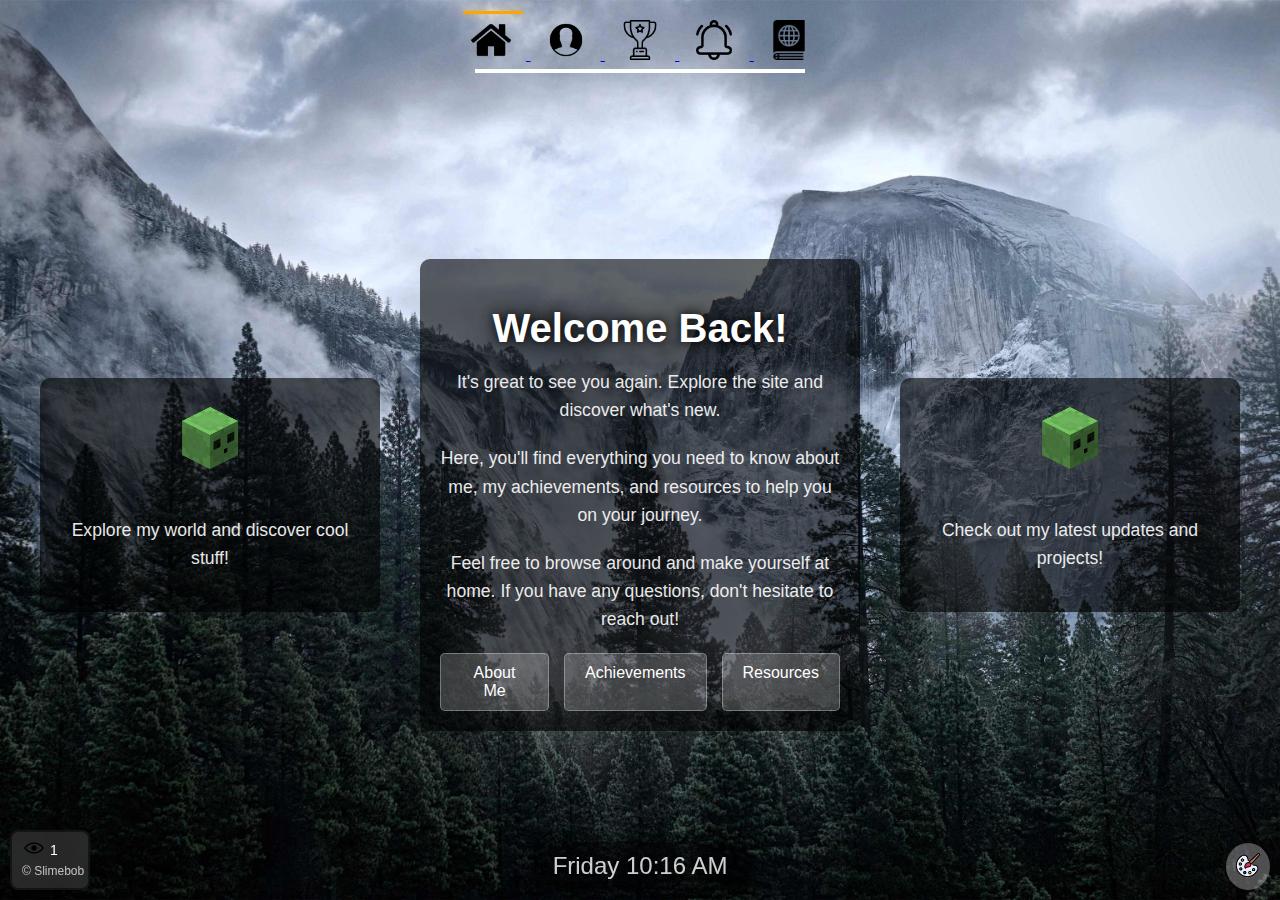
<file: index.html>
<!DOCTYPE html>
<html lang="en">
<head>
    <meta charset="UTF-8">
    <meta name="viewport" content="width=device-width, initial-scale=1.0">
    <title>Welcome Back</title>
    <link rel="stylesheet" href="styles.css">
</head>
<body>
    <!-- Category navigation bar at the top -->
    <div id="category-bar">
        <div id="category-icons">
            <a href="index.html" title="Home" class="active">
                <img src="homeicon.png" alt="Home" class="category-icon" id="home">
            </a>
            <a href="aboutme.html" title="About Me">
                <img src="contacticon.jpg" alt="About Me" class="category-icon" id="aboutme">
            </a>
            <a href="achievements.html" title="Achievements">
                <img src="achivementicon.png" alt="Achievements" class="category-icon" id="achievements">
            </a>
            <a href="notifications.html" title="Notifications">
                <img src="notificationicon.png" alt="Notifications" class="category-icon" id="notifications">
            </a>
            <a href="resources.html" title="Resources">
                <img src="rescourcesicon.png" alt="Resources" class="category-icon" id="resources">
            </a>
        </div>
        <div id="category-underline"></div> <!-- Underline -->
    </div>

    <!-- Welcome Section -->
    <div id="welcome-section">
        <!-- Left Box -->
        <div class="welcome-box left-box">
            <img src="slime.png" alt="Slime" class="welcome-image">
            <p>Explore my world and discover cool stuff!</p>
        </div>

        <!-- Main Box -->
        <div class="welcome-box main-box">
            <h1>Welcome Back!</h1>
            <p>It's great to see you again. Explore the site and discover what's new.</p>
            <p>Here, you'll find everything you need to know about me, my achievements, and resources to help you on your journey.</p>
            <p>Feel free to browse around and make yourself at home. If you have any questions, don't hesitate to reach out!</p>
            <div class="welcome-buttons">
                <a href="aboutme.html" class="welcome-button">About Me</a>
                <a href="achievements.html" class="welcome-button">Achievements</a>
                <a href="resources.html" class="welcome-button">Resources</a>
            </div>
        </div>

        <!-- Right Box -->
        <div class="welcome-box right-box">
            <img src="slime.png" alt="Slime" class="welcome-image">
            <p>Check out my latest updates and projects!</p>
        </div>
    </div>

    <!-- View Counter -->
    <div id="bottom-left-container">
        <div id="view-counter" title="Website views">
            <img src="webviews.png" alt="Web Views">
            <span id="view-count">0</span>
        </div>
        <footer id="copyright">© Slimebob</footer>
    </div>

    <!-- Time display in the bottom center -->
    <div id="time"></div>

    <!-- Button to cycle through backgrounds -->
    <button id="bg-button" title="Change Background">
        <img src="bgicon.png" alt="Change Background">
    </button>

    <!-- Link to JavaScript -->
    <script src="script.js"></script>
</body>
</html>
</file>
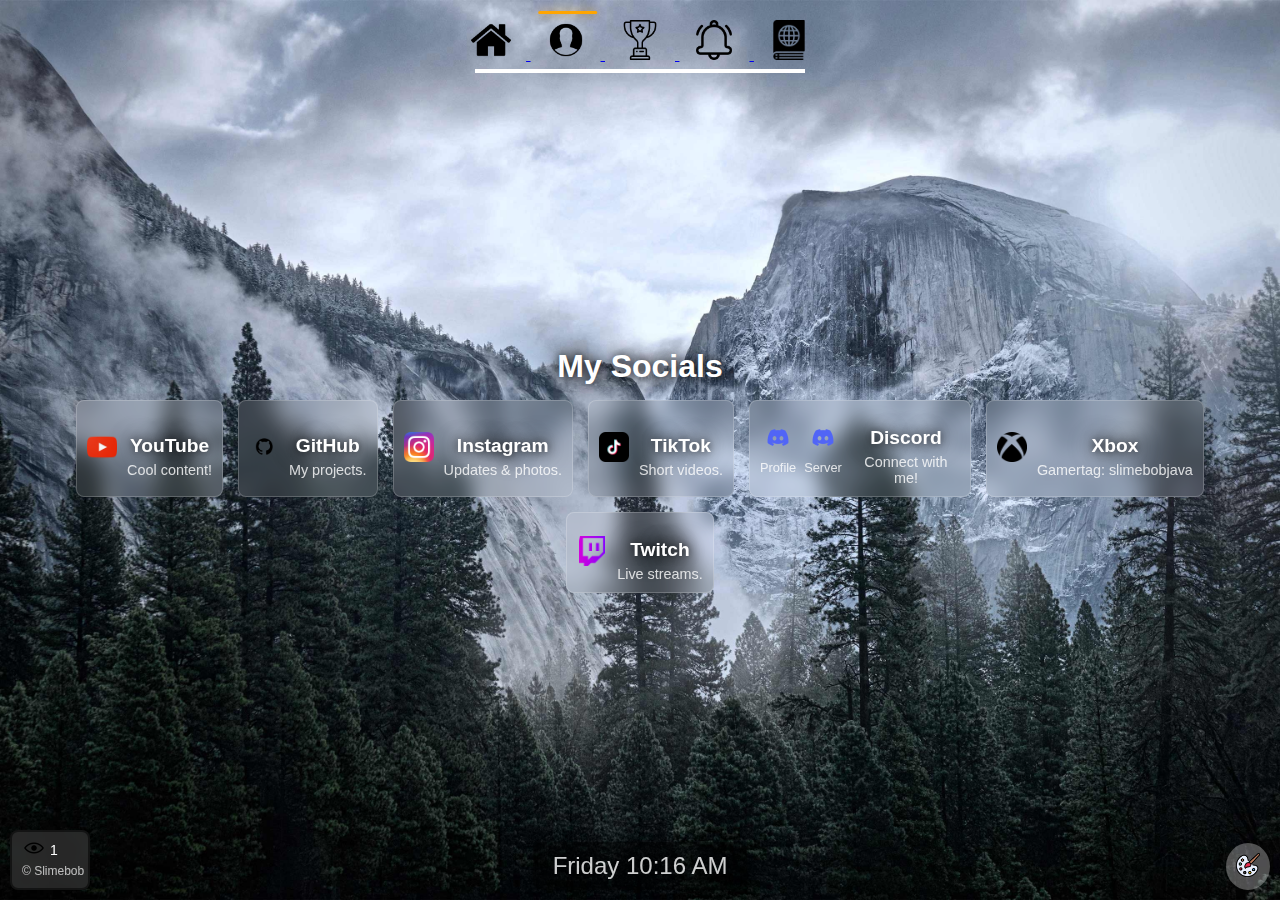
<file: aboutme.html>
<!DOCTYPE html>
<html lang="en">
<head>
    <meta charset="UTF-8">
    <meta name="viewport" content="width=device-width, initial-scale=1.0">
    <title>About Me</title>
    <link rel="stylesheet" href="styles.css">
</head>
<body>
    <!-- Category navigation bar at the top -->
    <div id="category-bar">
        <div id="category-icons">
            <a href="index.html" title="Home">
                <img src="homeicon.png" alt="Home" class="category-icon" id="home">
            </a>
            <a href="aboutme.html" title="About Me" class="active">
                <img src="contacticon.jpg" alt="About Me" class="category-icon" id="aboutme">
            </a>
            <a href="achievements.html" title="Achievements">
                <img src="achivementicon.png" alt="Achievements" class="category-icon" id="achievements">
            </a>
            <a href="notifications.html" title="Notifications">
                <img src="notificationicon.png" alt="Notifications" class="category-icon" id="notifications">
            </a>
            <a href="resources.html" title="Resources">
                <img src="rescourcesicon.png" alt="Resources" class="category-icon" id="resources">
            </a>
        </div>
        <div id="category-underline"></div> <!-- Underline -->
    </div>

    <!-- Social Links Section -->
    <div id="social-links">
        <h1>My Socials</h1>
        <div class="social-sections-container">
            <!-- YouTube Section -->
            <div class="social-section">
                <div class="social-icons">
                    <a href="https://www.youtube.com/@slimebob" target="_blank" title="YouTube">
                        <img src="youtubeicon.png" alt="YouTube" class="social-icon">
                    </a>
                </div>
                <div class="social-text">
                    <h2>YouTube</h2>
                    <p>Cool content!</p>
                </div>
            </div>

            <!-- GitHub Section -->
            <div class="social-section">
                <div class="social-icons">
                    <a href="https://github.com/Slimebob2369" target="_blank" title="GitHub">
                        <img src="githubicon.png" alt="GitHub" class="social-icon">
                    </a>
                </div>
                <div class="social-text">
                    <h2>GitHub</h2>
                    <p>My projects.</p>
                </div>
            </div>

            <!-- Instagram Section -->
            <div class="social-section">
                <div class="social-icons">
                    <a href="https://www.instagram.com/slimebob2369/" target="_blank" title="Instagram">
                        <img src="instagramicon.png" alt="Instagram" class="social-icon">
                    </a>
                </div>
                <div class="social-text">
                    <h2>Instagram</h2>
                    <p>Updates & photos.</p>
                </div>
            </div>

            <!-- TikTok Section -->
            <div class="social-section">
                <div class="social-icons">
                    <a href="https://www.tiktok.com/@slimebob2369" target="_blank" title="TikTok">
                        <img src="tiktokicon.png" alt="TikTok" class="social-icon">
                    </a>
                </div>
                <div class="social-text">
                    <h2>TikTok</h2>
                    <p>Short videos.</p>
                </div>
            </div>

            <!-- Discord Section -->
            <div class="social-section">
                <div class="social-icons">
                    <div class="discord-link">
                        <a href="https://discord.com/users/slimebob5369" target="_blank" title="Discord Profile">
                            <img src="discordicon.png" alt="Discord Profile" class="social-icon">
                        </a>
                        <p>Profile</p>
                    </div>
                    <div class="discord-link">
                        <a href="https://discord.com/invite/BXsmqzKqcZ" target="_blank" title="Discord Server">
                            <img src="discordicon.png" alt="Discord Server" class="social-icon">
                        </a>
                        <p>Server</p>
                    </div>
                </div>
                <div class="social-text">
                    <h2>Discord</h2>
                    <p>Connect with me!</p>
                </div>
            </div>

            <!-- Xbox Section -->
            <div class="social-section">
                <div class="social-icons">
                    <a href="https://account.xbox.com/profile?gamertag=slimebobjava" target="_blank" title="Xbox">
                        <img src="xboxicon.png" alt="Xbox" class="social-icon">
                    </a>
                </div>
                <div class="social-text">
                    <h2>Xbox</h2>
                    <p>Gamertag: slimebobjava</p>
                </div>
            </div>

            <!-- Twitch Section -->
            <div class="social-section">
                <div class="social-icons">
                    <a href="https://www.twitch.tv/slimebob2369" target="_blank" title="Twitch">
                        <img src="twitchicon.png" alt="Twitch" class="social-icon">
                    </a>
                </div>
                <div class="social-text">
                    <h2>Twitch</h2>
                    <p>Live streams.</p>
                </div>
            </div>
        </div>
    </div>

    <!-- View Counter -->
    <div id="bottom-left-container">
        <div id="view-counter" title="Website views">
            <img src="webviews.png" alt="Web Views">
            <span id="view-count">0</span>
        </div>
        <footer id="copyright">© Slimebob</footer>
    </div>

    <!-- Time display in the bottom center -->
    <div id="time"></div>

    <!-- Button to cycle through backgrounds -->
    <button id="bg-button" title="Change Background">
        <img src="bgicon.png" alt="Change Background">
    </button>

    <!-- Link to JavaScript -->
    <script src="script.js"></script>
</body>
</html>
</file>
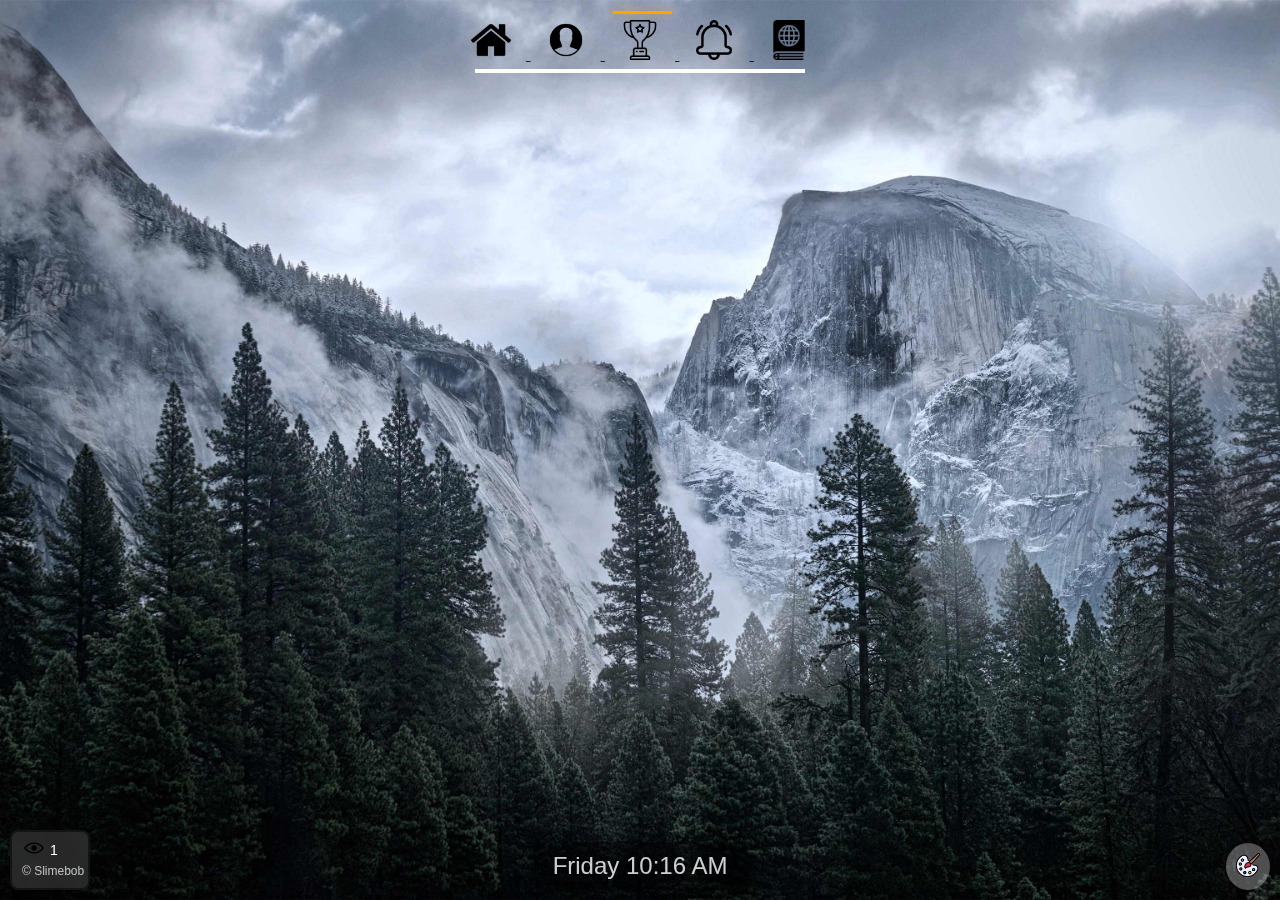
<file: achievements.html>
<!DOCTYPE html>
<html lang="en">
<head>
    <meta charset="UTF-8">
    <meta name="viewport" content="width=device-width, initial-scale=1.0">
    <title>Achievements</title>
    <link rel="stylesheet" href="styles.css">
</head>
<body>
    <!-- Category navigation bar at the top -->
    <div id="category-bar">
        <div id="category-icons">
            <a href="index.html" title="Home">
                <img src="homeicon.png" alt="Home" class="category-icon" id="home">
            </a>
            <a href="aboutme.html" title="About Me">
                <img src="contacticon.jpg" alt="About Me" class="category-icon" id="aboutme">
            </a>
            <a href="achievements.html" title="Achievements" class="active">
                <img src="achivementicon.png" alt="Achievements" class="category-icon" id="achievements">
            </a>
            <a href="notifications.html" title="Notifications">
                <img src="notificationicon.png" alt="Notifications" class="category-icon" id="notifications">
            </a>
            <a href="resources.html" title="Resources">
                <img src="rescourcesicon.png" alt="Resources" class="category-icon" id="resources">
            </a>
        </div>
        <div id="category-underline"></div> <!-- Underline -->
    </div>

    <!-- View Counter -->
    <div id="bottom-left-container">
        <div id="view-counter" title="Website views">
            <img src="webviews.png" alt="Web Views">
            <span id="view-count">0</span>
        </div>
        <footer id="copyright">© Slimebob</footer>
    </div>


    <!-- Time display in the bottom center -->
    <div id="time"></div>

    <!-- Button to cycle through backgrounds -->
    <button id="bg-button" title="Change Background">
        <img src="bgicon.png" alt="Change Background">
    </button>

    <!-- Link to JavaScript -->
    <script src="script.js"></script>
</body>
</html>
</file>
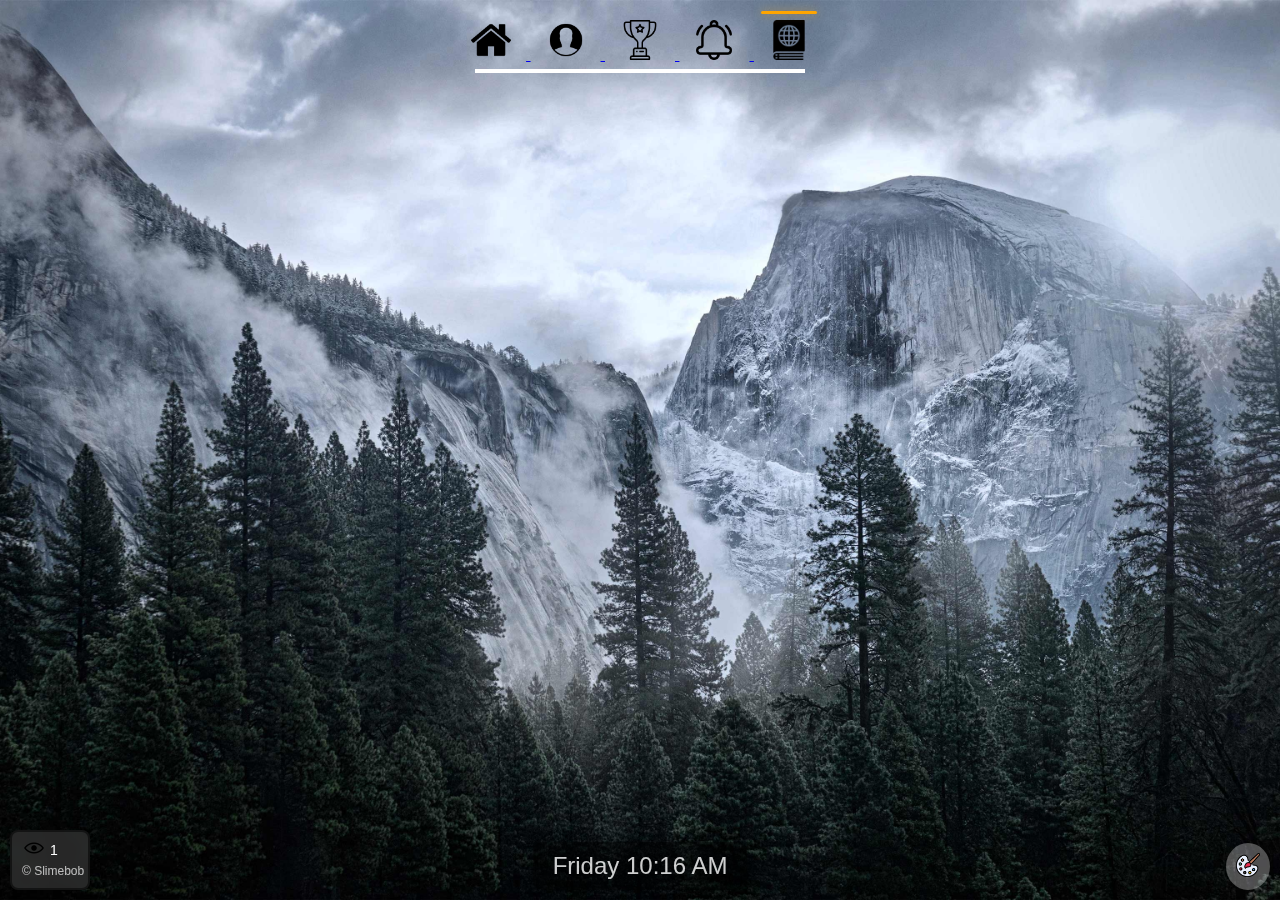
<file: resources.html>
<!DOCTYPE html>
<html lang="en">
<head>
    <meta charset="UTF-8">
    <meta name="viewport" content="width=device-width, initial-scale=1.0">
    <title>Resources</title>
    <link rel="stylesheet" href="styles.css">
</head>
<body>
    <!-- Category navigation bar at the top -->
    <div id="category-bar">
        <div id="category-icons">
            <a href="index.html" title="Home">
                <img src="homeicon.png" alt="Home" class="category-icon" id="home">
            </a>
            <a href="aboutme.html" title="About Me">
                <img src="contacticon.jpg" alt="About Me" class="category-icon" id="aboutme">
            </a>
            <a href="achievements.html" title="Achievements">
                <img src="achivementicon.png" alt="Achievements" class="category-icon" id="achievements">
            </a>
            <a href="notifications.html" title="Notifications">
                <img src="notificationicon.png" alt="Notifications" class="category-icon" id="notifications">
            </a>
            <a href="resources.html" title="Resources" class="active">
                <img src="rescourcesicon.png" alt="Resources" class="category-icon" id="resources">
            </a>
        </div>
        <div id="category-underline"></div> <!-- Underline -->
    </div>

    <!-- View Counter -->
    <div id="bottom-left-container">
        <div id="view-counter" title="Website views">
            <img src="webviews.png" alt="Web Views">
            <span id="view-count">0</span>
        </div>
        <footer id="copyright">© Slimebob</footer>
    </div>

 

    <!-- Time display in the bottom center -->
    <div id="time"></div>

    <!-- Button to cycle through backgrounds -->
    <button id="bg-button" title="Change Background">
        <img src="bgicon.png" alt="Change Background">
    </button>

    <!-- Link to JavaScript -->
    <script src="script.js"></script>
</body>
</html>
</file>
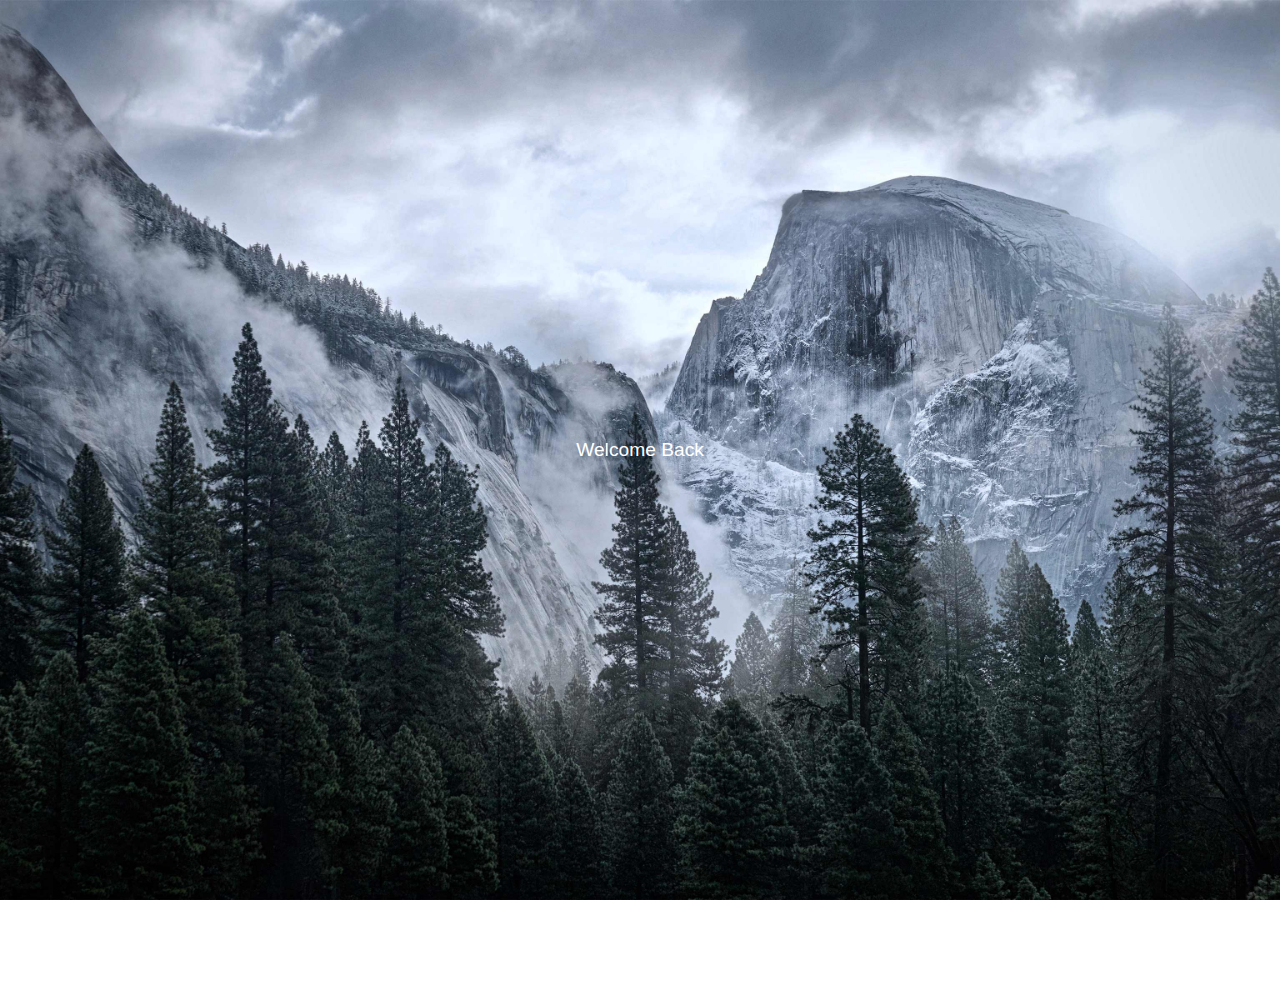
<file: welcome.html>
<!DOCTYPE html>
<html lang="en">
<head>
    <meta charset="UTF-8">
    <meta name="viewport" content="width=device-width, initial-scale=1.0">
    <title>Welcome</title>
    <link rel="stylesheet" href="styles.css">
</head>
<body>
    <!-- Centered "Welcome Back" text -->
    <div id="welcome-text">Welcome Back</div>

    <!-- Link to Welcome JavaScript -->
    <script src="welcome.js"></script>
</body>
</html>
</file>
<file: styles.css>
/* Style the body with background and centering */
body {
    background-image: url('background1.jpg');
    background-size: cover;
    background-position: center;
    background-repeat: no-repeat;
    margin: 0;
    padding: 0;
    height: 100vh;
    display: flex;
    justify-content: center;
    align-items: center;
    font-family: Arial, sans-serif;
    color: white; /* Ensure all text is white */
    transition: background-image 0.5s ease-in-out; /* Smooth background transition */
    overflow: hidden; /* Prevent scrolling */
}

/* Blur effect for smoother background transition */
body::before {
    content: '';
    position: absolute;
    top: 0;
    left: 0;
    width: 100%;
    height: 100%;
    background: inherit; /* Inherit the background from the body */
    filter: blur(10px); /* Add blur effect */
    z-index: -1; /* Place it behind the content */
    opacity: 0; /* Start with no blur */
    transition: opacity 0.5s ease-in-out; /* Smooth blur transition */
}

/* Apply blur when the body has the 'blur' class */
body.blur::before {
    opacity: 1; /* Show the blurred background */
}

/* Style for the category navigation bar */
#category-bar {
    position: absolute;
    top: 10px;
    display: flex;
    justify-content: center;
    align-items: center;
    width: 100%;
    padding: 10px;
    flex-direction: column; /* Stack icons and underline */
}

/* Category icons */
.category-icon {
    width: 40px;
    height: 40px;
    margin: 0 15px;
    cursor: pointer;
    transition: transform 0.3s ease;
}

.category-icon:hover {
    transform: scale(1.2);
}

/* Underline directly below category icons */
#category-underline {
    width: 330px; /* Adjust this value to fit all icons */
    height: 4px; /* Thickness */
    background-color: white; /* Line color */
    margin-top: 5px; /* Space between icons and line */
    position: relative;
    overflow: hidden; /* Ensure the curve stays within the line */
}

/* Add a slight upward curve to the ends */
#category-underline::before,
#category-underline::after {
    content: '';
    position: absolute;
    width: 20px; /* Width of the curve */
    height: 20px; /* Height of the curve */
    background-color: white; /* Match the line color */
    border-radius: 50%; /* Create a circular shape */
    bottom: -10px; /* Position the curve upward */
}

/* Left curve */
#category-underline::before {
    left: -10px; /* Position the curve slightly outside the line */
}

/* Right curve */
#category-underline::after {
    right: -10px; /* Position the curve slightly outside the line */
}

/* Highlight box for active category */
a.active {
    position: relative;
}

a.active::before {
    content: '';
    position: absolute;
    top: -35px; /* Position the line above the icon */
    left: 50%;
    transform: translateX(-50%);
    width: 80%; /* Width of the line */
    height: 3px; /* Thickness of the line */
    background-color: orange; /* Orange color */
    border-radius: 2px; /* Slightly rounded edges */
    box-shadow: 0 0 10px rgba(255, 165, 0, 0.5); /* Orange glow effect */
}

/* Hover text (tooltips) */
[title] {
    position: relative;
}

[title]::after {
    content: attr(title);
    position: absolute;
    top: -30px; /* Position above the icon */
    left: 50%;
    transform: translateX(-50%);
    background-color: rgba(0, 0, 0, 0.8); /* Black background */
    color: white;
    padding: 5px 10px;
    border-radius: 5px;
    font-size: 0.9rem;
    white-space: nowrap;
    opacity: 0;
    transition: opacity 0.3s ease;
    pointer-events: none; /* Prevent tooltip from interfering with clicks */
}

[title]:hover::after {
    opacity: 1; /* Show tooltip on hover */
}

/* Style the time display */
#time {
    position: absolute;
    bottom: 10px;
    left: 50%;
    transform: translateX(-50%);
    font-size: 1.5rem;
    opacity: 0.8;
    color: white;
}

/* Style the copyright notice */
#copyright {
    position: absolute;
    bottom: 10px;
    left: 10px;
    font-size: 0.8rem;
    opacity: 0.7;
}

/* Style the background button */
#bg-button {
    position: absolute;
    bottom: 10px;
    right: 10px;
    background: rgba(255, 255, 255, 0.3);
    border: none;
    border-radius: 50%;
    padding: 10px;
    cursor: pointer;
    transition: background 0.3s ease;
}

#bg-button:hover {
    background: rgba(255, 255, 255, 0.5);
}

#bg-button img {
    width: 24px;
    height: 24px;
}

/* Disable button during cooldown */
#bg-button.disabled {
    pointer-events: none;
    opacity: 0.5;
}

/* Social Links Section */
#social-links {
    text-align: center;
    margin-top: 20px;
}

#social-links h1 {
    font-size: 2rem; /* Smaller heading */
    margin-bottom: 15px;
    text-shadow: 0 0 10px rgba(0, 0, 0, 0.8), 0 0 20px rgba(0, 0, 0, 0.6), 0 0 30px rgba(0, 0, 0, 0.4);
}

/* Social Sections Container */
.social-sections-container {
    display: flex;
    flex-wrap: wrap; /* Allow sections to wrap to the next line if needed */
    justify-content: center;
    gap: 15px; /* Smaller gap between sections */
}

/* Social Section Styling */
.social-section {
    position: relative;
    display: flex;
    align-items: center;
    gap: 10px; /* Smaller gap between icon and text */
    padding: 10px; /* Smaller padding */
    border-radius: 8px; /* Slightly rounded corners */
    overflow: hidden; /* Ensure the blur effect stays within the section */
    background: rgba(255, 255, 255, 0.1); /* Semi-transparent background */
    backdrop-filter: blur(10px); /* Blur effect */
    border: 1px solid rgba(255, 255, 255, 0.2); /* Light border for contrast */
    transition: transform 0.3s ease, backdrop-filter 0.3s ease;
    max-width: 200px; /* Limit the width of each section */
}

.social-section:hover {
    transform: scale(1.05); /* Slight zoom effect on hover */
    backdrop-filter: blur(15px); /* Increase blur on hover */
}

.social-icons {
    display: flex;
    gap: 8px; /* Smaller gap between icons */
}

.social-icon {
    width: 30px; /* Smaller icons */
    height: 30px;
    object-fit: contain; /* Maintain aspect ratio */
    transition: transform 0.3s ease;
}

.social-icon:hover {
    transform: scale(1.2); /* Enlarge icon on hover */
}

.social-text h2 {
    font-size: 1.2rem; /* Smaller heading */
    margin-bottom: 5px;
    text-shadow: 0 0 10px rgba(0, 0, 0, 0.8), 0 0 20px rgba(0, 0, 0, 0.6), 0 0 30px rgba(0, 0, 0, 0.4);
}

.social-text p {
    font-size: 0.9rem; /* Smaller text */
    opacity: 0.8;
    margin: 0; /* Remove default margin */
}

/* Discord Links Styling */
.discord-link {
    display: flex;
    flex-direction: column;
    align-items: center;
    gap: 4px; /* Smaller gap between icon and label */
}

.discord-link p {
    font-size: 0.8rem; /* Smaller label text */
    opacity: 0.8;
    margin: 0; /* Remove default margin */
}
/* Style for the container wrapping view counter and copyright */
#bottom-left-container {
    position: fixed;
    bottom: 10px;
    left: 10px;
    border: 2px solid rgba(0, 0, 0, 0.5); /* Darker semi-transparent border */
    border-radius: 8px; /* Rounded corners */
    padding: 10px 12px; /* Adjusted padding for slightly larger box */
    background-color: rgba(64, 64, 64, 0.6); /* Darker semi-transparent grey background */
    display: flex;
    flex-direction: column;
    gap: 6px; /* Slightly more gap for better spacing */
    backdrop-filter: blur(5px); /* Optional: Adds a blur effect to the background */
    width: 80px; /* Set width to 80px */
    height: 60px; /* Set height to 60px */
    box-sizing: border-box; /* Ensure padding and border are included in the dimensions */
}

/* Style for the view counter */
#view-counter {
    display: flex;
    align-items: center;
    gap: 6px; /* Slightly more gap for better spacing */
    font-size: 14px; /* Slightly larger font size */
    color: #fff; /* White text for better contrast on dark background */
    margin-bottom: 0; /* Remove margin to fit in the box */
    position: relative; /* Required for hover text positioning */
    cursor: pointer; /* Change cursor to pointer on hover */
}

#view-counter img {
    width: 20px; /* Slightly larger eye icon */
    height: 20px;
    margin-top: -5px; /* Move the eye image up slightly */
}

/* Hover text for the view counter */
#view-counter:hover::after {
    content: "Website views"; /* Text to display on hover */
    position: absolute;
    background-color: rgba(0, 0, 0, 0.8); /* Dark background for hover text */
    color: #fff; /* White text color */
    padding: 4px 8px; /* Padding for the hover text */
    border-radius: 4px; /* Rounded corners for hover text */
    font-size: 12px; /* Font size for hover text */
    white-space: nowrap; /* Prevent text from wrapping */
    margin-top: -30px; /* Position above the view counter */
    margin-left: -10px; /* Adjust horizontal position */
    opacity: 0; /* Start invisible */
    transition: opacity 0.3s ease; /* Smooth fade-in effect */
}

#view-counter:hover::after {
    opacity: 1; /* Show the hover text */
}

/* Style for the copyright notice */
#copyright {
    font-size: 12px; /* Slightly larger font size */
    color: #fff; /* White text for better contrast on dark background */
    margin-top: -2px; /* Adjust spacing to fit in the box */
}

/* Welcome Section */
#welcome-section {
    display: flex;
    justify-content: center;
    align-items: center;
    gap: 20px; /* Space between boxes */
    margin-top: 10vh; /* Adjust vertical positioning */
    padding: 20px;
    animation: fadeIn 2s ease-in-out; /* Fade-in animation */
    flex-wrap: wrap; /* Allow boxes to wrap on smaller screens */
}

.welcome-box {
    background-color: rgba(0, 0, 0, 0.6); /* Darkened background for better readability */
    padding: 20px;
    border-radius: 10px;
    color: white;
    text-align: center;
    max-width: 300px; /* Limit width for better readability */
    animation: float 3s ease-in-out infinite; /* Floating animation */
    flex: 1 1 300px; /* Allow boxes to grow and shrink */
    margin: 10px; /* Add margin for spacing on smaller screens */
}

.main-box {
    max-width: 400px; /* Slightly wider for the main box */
    flex: 1 1 400px; /* Allow main box to grow and shrink */
}

.left-box, .right-box {
    display: flex;
    flex-direction: column;
    align-items: center;
    justify-content: center;
}

.welcome-image {
    width: 80px; /* Adjust the size of the slime image */
    height: auto;
    margin-bottom: 20px; /* Space between image and text */
}

#welcome-section h1 {
    font-size: 2.5rem;
    margin-bottom: 10px;
    text-shadow: 0 0 10px rgba(0, 0, 0, 0.8), 0 0 20px rgba(0, 0, 0, 0.6), 0 0 30px rgba(0, 0, 0, 0.4);
}

#welcome-section p {
    font-size: 1.1rem;
    margin-bottom: 20px;
    opacity: 0.9;
    line-height: 1.6; /* Improve readability */
}

.welcome-buttons {
    display: flex;
    justify-content: center;
    gap: 15px; /* Space between buttons */
}

.welcome-button {
    background-color: rgba(255, 255, 255, 0.2);
    border: 1px solid rgba(255, 255, 255, 0.3);
    padding: 10px 20px;
    border-radius: 5px;
    color: white;
    text-decoration: none;
    font-size: 1rem;
    transition: background-color 0.3s ease, transform 0.3s ease;
}

.welcome-button:hover {
    background-color: rgba(255, 255, 255, 0.3);
    transform: scale(1.05); /* Slight zoom effect */
}

/* Floating animation */
@keyframes float {
    0%, 100% {
        transform: translateY(0);
    }
    50% {
        transform: translateY(-10px);
    }
}

/* Fade-in animation */
@keyframes fadeIn {
    from {
        opacity: 0;
    }
    to {
        opacity: 1;
    }
}

/* Mobile-friendly adjustments */
@media (max-width: 768px) {
    #welcome-section {
        flex-direction: column; /* Stack boxes vertically */
        gap: 10px; /* Reduce gap between boxes */
        margin-top: 5vh; /* Adjust vertical positioning */
        padding: 10px; /* Reduce padding for smaller screens */
    }

    .welcome-box {
        max-width: 100%; /* Full width for boxes on mobile */
        flex: 1 1 auto; /* Allow boxes to take full width */
        margin: 10px 0; /* Adjust margin for vertical stacking */
        padding: 15px; /* Reduce padding for smaller screens */
    }

    .main-box {
        max-width: 100%; /* Full width for main box on mobile */
    }

    #welcome-section h1 {
        font-size: 2rem; /* Smaller heading for mobile */
    }

    #welcome-section p {
        font-size: 1rem; /* Smaller text for mobile */
    }

    .welcome-buttons {
        flex-direction: column; /* Stack buttons vertically */
        gap: 10px; /* Reduce gap between buttons */
    }

    .welcome-button {
        width: 100%; /* Full width for buttons on mobile */
        padding: 10px; /* Adjust padding for smaller screens */
    }

    .welcome-image {
        width: 60px; /* Smaller image for mobile */
    }
}

/* Time display */
#time {
    position: fixed;
    bottom: 10px;
    left: 50%;
    transform: translateX(-50%);
    font-size: 1.5rem;
    color: white;
    background-color: rgba(0, 0, 0, 0.6); /* Faded box background */
    padding: 10px 20px; /* Add padding for better spacing */
    border-radius: 10px; /* Rounded corners */
    box-shadow: 0 0 10px rgba(0, 0, 0, 0.5); /* Subtle shadow for depth */
    z-index: 10; /* Ensure it stays above other elements */
}
</file>
